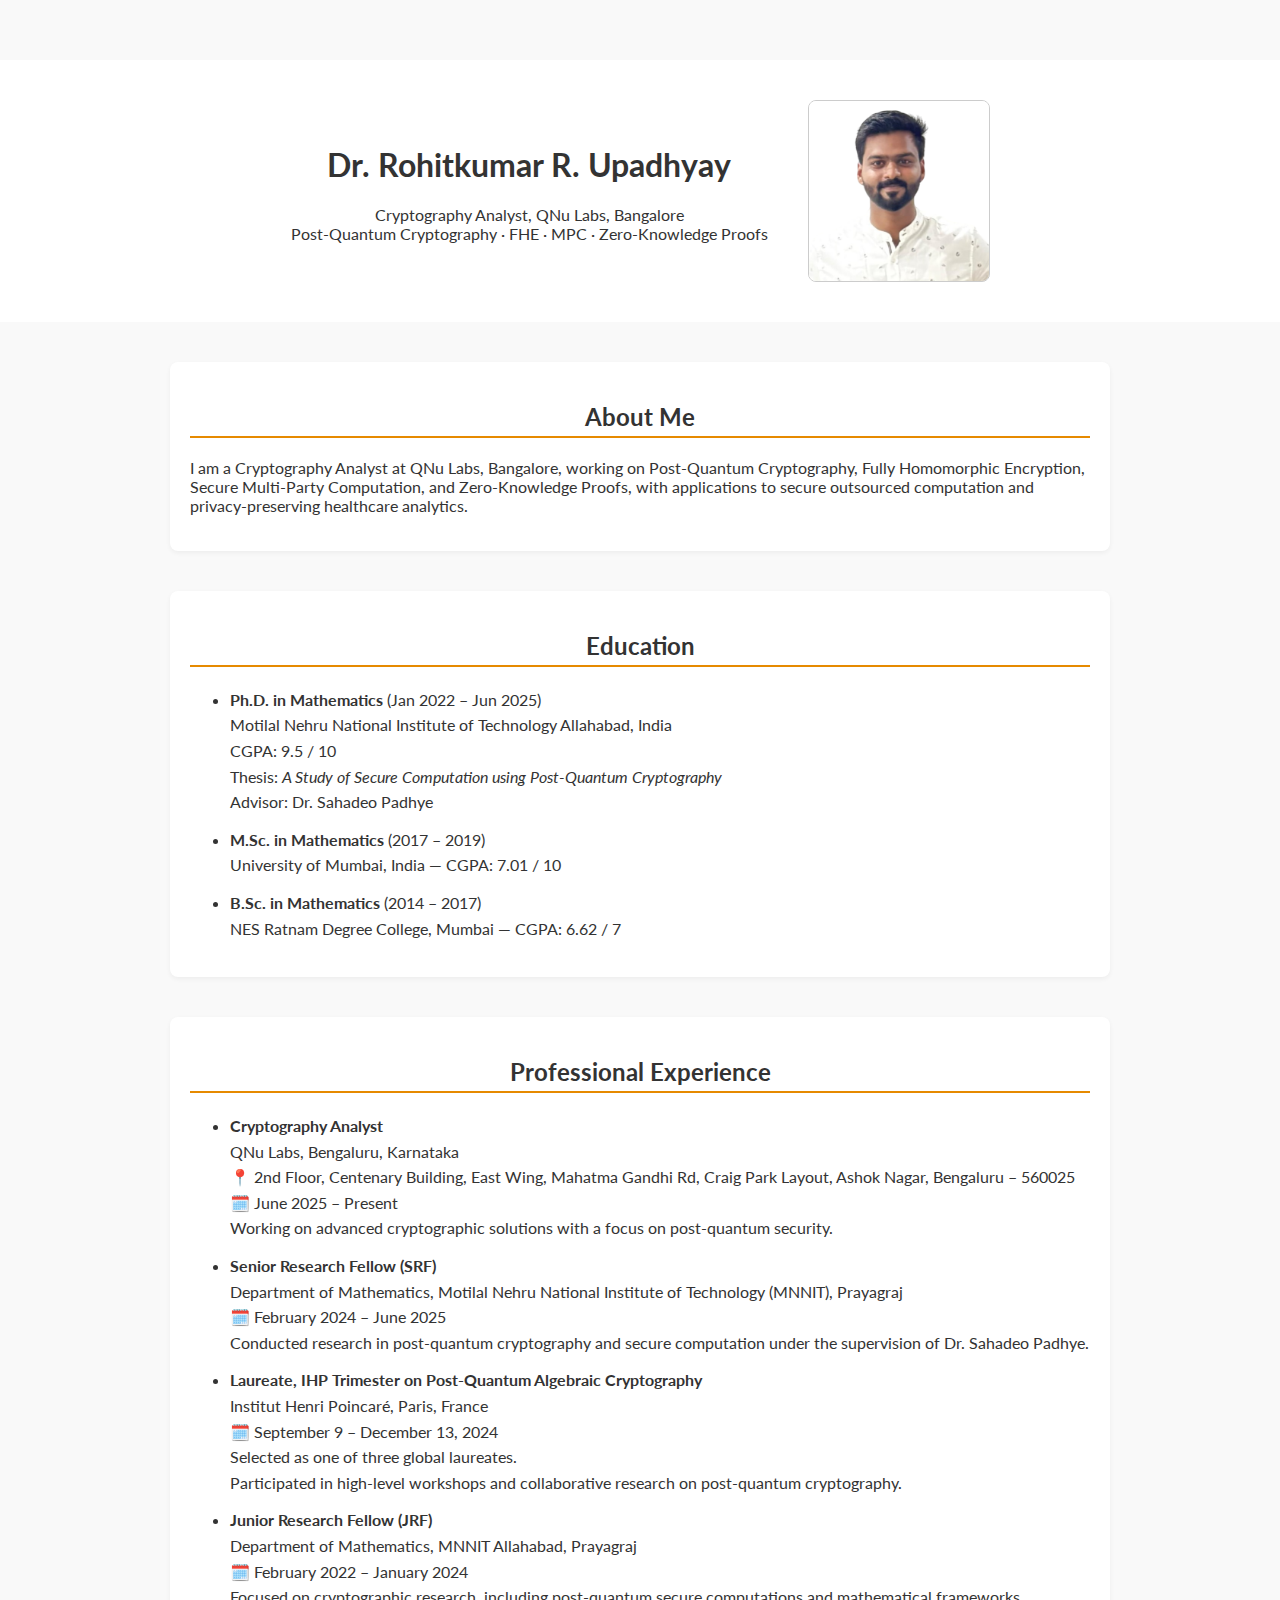
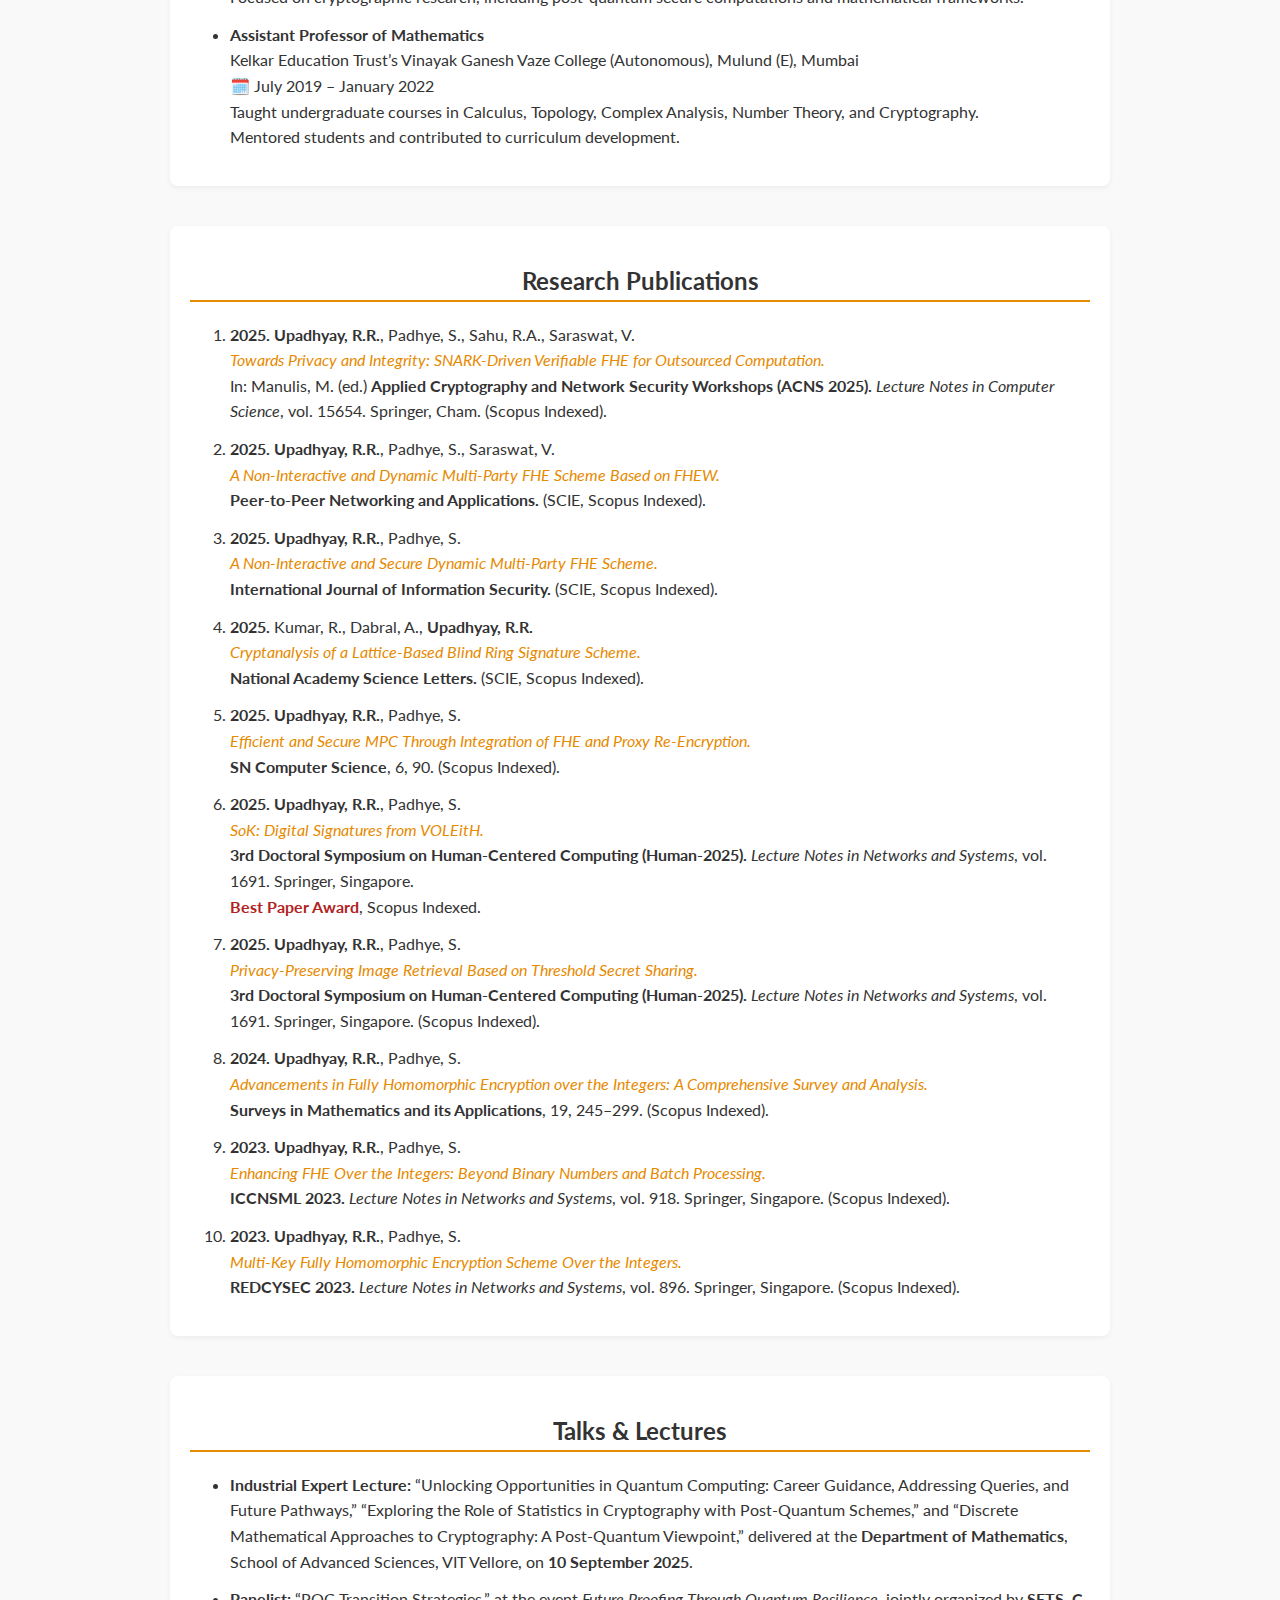
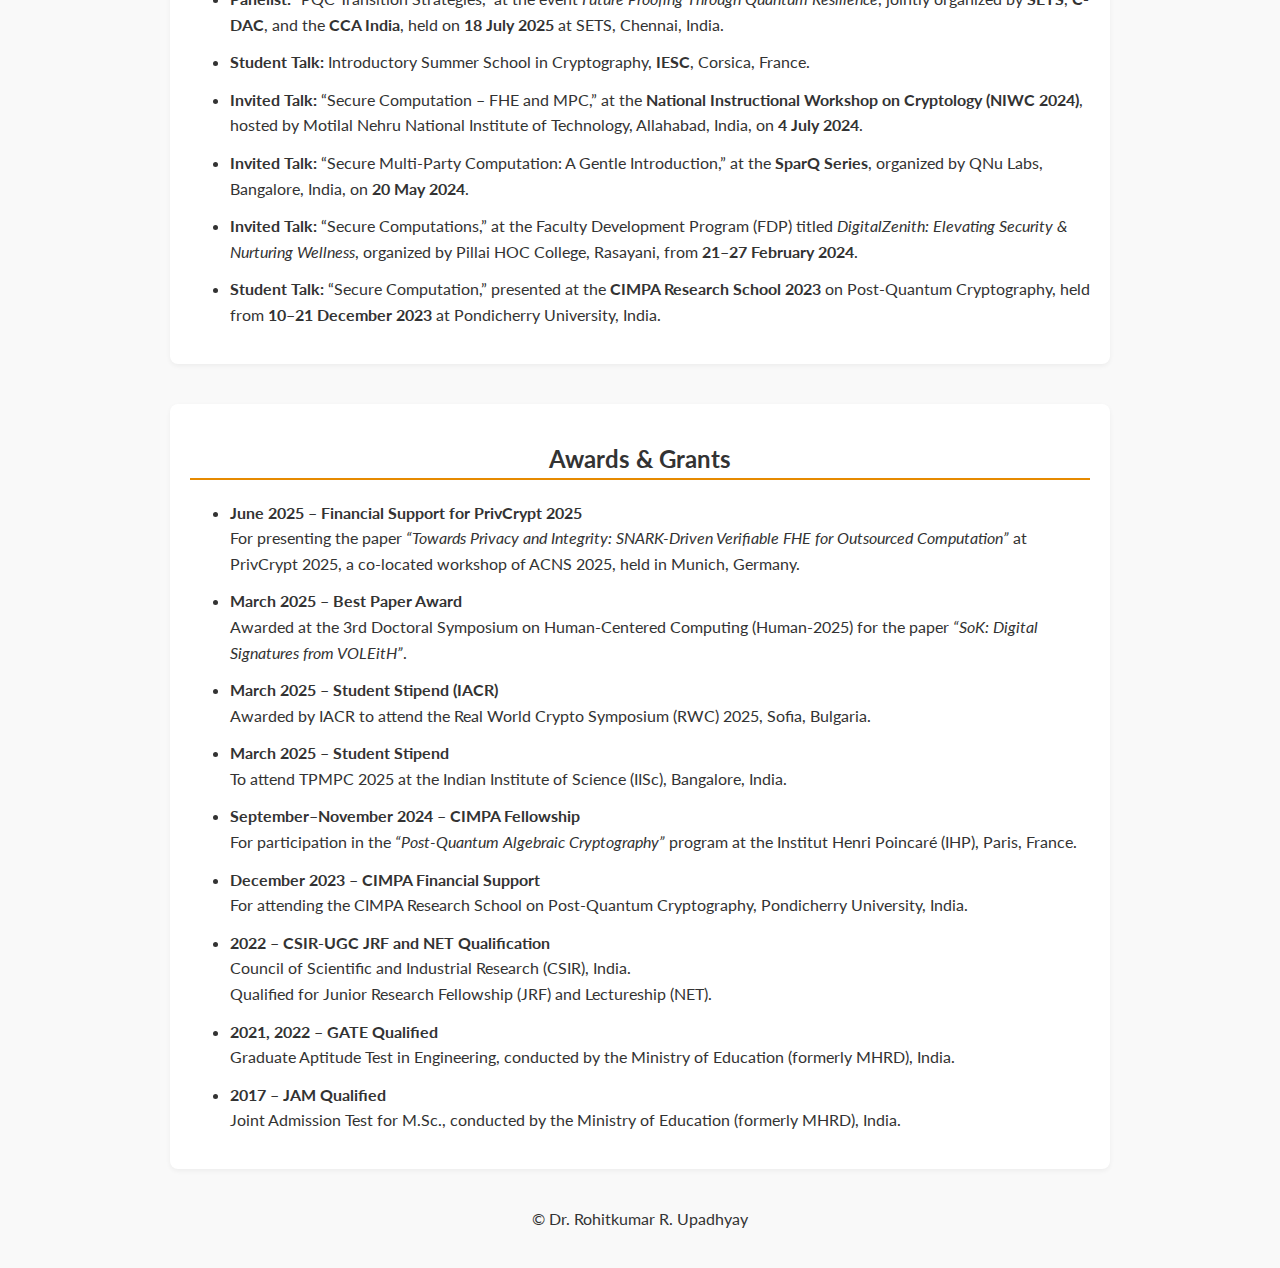
<file: index.html>
<!DOCTYPE html>
<html lang="en">
<head>
<meta charset="UTF-8">
<meta name="viewport" content="width=device-width, initial-scale=1.0">
<title>Dr. Rohitkumar R. Upadhyay</title>
<link rel="stylesheet" href="style.css">

<style>
header {
    display: flex;
    justify-content: center;
    align-items: center;
    gap: 40px;
    flex-wrap: wrap;
    text-align: center;
    margin-bottom: 40px;
}

.header-text {
    max-width: 650px;
}

.profile-img {
    width: 180px;
    border-radius: 8px;
    border: 1px solid #ccc;
}

section {
    max-width: 900px;
    margin: 0 auto 40px auto;
}

section h2 {
    border-bottom: 2px solid #e68a00;
    padding-bottom: 5px;
}

ul li, ol li {
    margin-bottom: 12px;
    line-height: 1.6;
}

html {
    scroll-behavior: smooth;
}
</style>
</head>

<body>

<header>
    <div class="header-text">
        <h1>Dr. Rohitkumar R. Upadhyay</h1>
        <p class="subtitle">
            Cryptography Analyst, QNu Labs, Bangalore<br>
            Post-Quantum Cryptography · FHE · MPC · Zero-Knowledge Proofs
        </p>
    </div>
    <img src="profile.png" alt="Dr. Rohitkumar R. Upadhyay" class="profile-img">
</header>

<!-- ABOUT -->
<section id="about">
<h2>About Me</h2>
<p>
I am a Cryptography Analyst at QNu Labs, Bangalore, working on
Post-Quantum Cryptography, Fully Homomorphic Encryption,
Secure Multi-Party Computation, and Zero-Knowledge Proofs,
with applications to secure outsourced computation and
privacy-preserving healthcare analytics.
</p>
</section>

<!-- EDUCATION -->
<section id="education">
<h2>Education</h2>
<ul>
<li>
<strong>Ph.D. in Mathematics</strong> (Jan 2022 – Jun 2025)<br>
Motilal Nehru National Institute of Technology Allahabad, India<br>
CGPA: 9.5 / 10<br>
Thesis: <em>A Study of Secure Computation using Post-Quantum Cryptography</em><br>
Advisor: Dr. Sahadeo Padhye
</li>

<li>
<strong>M.Sc. in Mathematics</strong> (2017 – 2019)<br>
University of Mumbai, India — CGPA: 7.01 / 10
</li>

<li>
<strong>B.Sc. in Mathematics</strong> (2014 – 2017)<br>
NES Ratnam Degree College, Mumbai — CGPA: 6.62 / 7
</li>
</ul>
</section>
<!-- EXPERIENCE -->
<section id="experience">
<h2>Professional Experience</h2>
<ul>

<li>
<strong>Cryptography Analyst</strong><br>
QNu Labs, Bengaluru, Karnataka<br>
📍 2nd Floor, Centenary Building, East Wing, Mahatma Gandhi Rd, Craig Park Layout, Ashok Nagar, Bengaluru – 560025<br>
🗓️ June 2025 – Present<br>
Working on advanced cryptographic solutions with a focus on post-quantum security.
</li>

<li>
<strong>Senior Research Fellow (SRF)</strong><br>
Department of Mathematics, Motilal Nehru National Institute of Technology (MNNIT), Prayagraj<br>
🗓️ February 2024 – June 2025<br>
Conducted research in post-quantum cryptography and secure computation under the supervision of Dr. Sahadeo Padhye.
</li>

<li>
<strong>Laureate, IHP Trimester on Post-Quantum Algebraic Cryptography</strong><br>
Institut Henri Poincaré, Paris, France<br>
🗓️ September 9 – December 13, 2024<br>
Selected as one of three global laureates.<br>
Participated in high-level workshops and collaborative research on post-quantum cryptography.
</li>

<li>
<strong>Junior Research Fellow (JRF)</strong><br>
Department of Mathematics, MNNIT Allahabad, Prayagraj<br>
🗓️ February 2022 – January 2024<br>
Focused on cryptographic research, including post-quantum secure computations and mathematical frameworks.
</li>

<li>
<strong>Assistant Professor of Mathematics</strong><br>
Kelkar Education Trust’s Vinayak Ganesh Vaze College (Autonomous), Mulund (E), Mumbai<br>
🗓️ July 2019 – January 2022<br>
Taught undergraduate courses in Calculus, Topology, Complex Analysis, Number Theory, and Cryptography.<br>
Mentored students and contributed to curriculum development.
</li>

</ul>
</section>

<!-- PUBLICATIONS -->
<section id="publications">
<h2>Research Publications</h2>
<ol class="publications">

<li>
<strong>2025.</strong>
<strong>Upadhyay, R.R.</strong>, Padhye, S., Sahu, R.A., Saraswat, V.<br>
<a href="https://doi.org/10.1007/978-3-032-01806-9_17" target="_blank">
<em>Towards Privacy and Integrity: SNARK-Driven Verifiable FHE for Outsourced Computation.</em>
</a><br>
In: Manulis, M. (ed.) <strong>Applied Cryptography and Network Security Workshops (ACNS 2025).</strong>
<em>Lecture Notes in Computer Science</em>, vol. 15654. Springer, Cham.
(Scopus Indexed).
</li>

<li>
<strong>2025.</strong>
<strong>Upadhyay, R.R.</strong>, Padhye, S., Saraswat, V.<br>
<a href="https://doi.org/10.1007/s12083-025-02100-x" target="_blank">
<em>A Non-Interactive and Dynamic Multi-Party FHE Scheme Based on FHEW.</em>
</a><br>
<strong>Peer-to-Peer Networking and Applications.</strong>
(SCIE, Scopus Indexed).
</li>

<li>
<strong>2025.</strong>
<strong>Upadhyay, R.R.</strong>, Padhye, S.<br>
<a href="https://doi.org/10.1007/s10207-025-01119-8" target="_blank">
<em>A Non-Interactive and Secure Dynamic Multi-Party FHE Scheme.</em>
</a><br>
<strong>International Journal of Information Security.</strong>
(SCIE, Scopus Indexed).
</li>

<li>
<strong>2025.</strong>
Kumar, R., Dabral, A., <strong>Upadhyay, R.R.</strong><br>
<a href="https://doi.org/10.1007/s40009-025-01759-3" target="_blank">
<em>Cryptanalysis of a Lattice-Based Blind Ring Signature Scheme.</em>
</a><br>
<strong>National Academy Science Letters.</strong>
(SCIE, Scopus Indexed).
</li>

<li>
<strong>2025.</strong>
<strong>Upadhyay, R.R.</strong>, Padhye, S.<br>
<a href="https://doi.org/10.1007/s42979-024-03634-2" target="_blank">
<em>Efficient and Secure MPC Through Integration of FHE and Proxy Re-Encryption.</em>
</a><br>
<strong>SN Computer Science</strong>, 6, 90.
(Scopus Indexed).
</li>

<li>
<strong>2025.</strong>
<strong>Upadhyay, R.R.</strong>, Padhye, S.<br>
<a href="https://doi.org/10.1007/978-981-95-3671-9_36" target="_blank">
<em>SoK: Digital Signatures from VOLEitH.</em>
</a><br>
<strong>3rd Doctoral Symposium on Human-Centered Computing (Human-2025).</strong>
<em>Lecture Notes in Networks and Systems</em>, vol. 1691. Springer, Singapore.<br>
<span style="color:#b22222;"><strong>Best Paper Award</strong></span>,
Scopus Indexed.
</li>

<li>
<strong>2025.</strong>
<strong>Upadhyay, R.R.</strong>, Padhye, S.<br>
<a href="https://doi.org/10.1007/978-981-95-3671-9_35" target="_blank">
<em>Privacy-Preserving Image Retrieval Based on Threshold Secret Sharing.</em>
</a><br>
<strong>3rd Doctoral Symposium on Human-Centered Computing (Human-2025).</strong>
<em>Lecture Notes in Networks and Systems</em>, vol. 1691. Springer, Singapore.
(Scopus Indexed).
</li>

<li>
<strong>2024.</strong>
<strong>Upadhyay, R.R.</strong>, Padhye, S.<br>
<a href="https://www.utgjiu.ro/math/sma/v19/p19_15.pdf" target="_blank">
<em>Advancements in Fully Homomorphic Encryption over the Integers:
A Comprehensive Survey and Analysis.</em>
</a><br>
<strong>Surveys in Mathematics and its Applications</strong>, 19, 245–299.
(Scopus Indexed).
</li>

<li>
<strong>2023.</strong>
<strong>Upadhyay, R.R.</strong>, Padhye, S.<br>
<a href="https://doi.org/10.1007/978-981-97-0641-9_22" target="_blank">
<em>Enhancing FHE Over the Integers: Beyond Binary Numbers and Batch Processing.</em>
</a><br>
<strong>ICCNSML 2023.</strong>
<em>Lecture Notes in Networks and Systems</em>, vol. 918.
Springer, Singapore.
(Scopus Indexed).
</li>

<li>
<strong>2023.</strong>
<strong>Upadhyay, R.R.</strong>, Padhye, S.<br>
<a href="https://doi.org/10.1007/978-981-99-9811-1_16" target="_blank">
<em>Multi-Key Fully Homomorphic Encryption Scheme Over the Integers.</em>
</a><br>
<strong>REDCYSEC 2023.</strong>
<em>Lecture Notes in Networks and Systems</em>, vol. 896.
Springer, Singapore.
(Scopus Indexed).
</li>

</ol>
</section>

<!-- TALKS -->
<section id="talks">
<h2>Talks & Lectures</h2>
<ul class="talks-list">

<li>
<strong>Industrial Expert Lecture:</strong>
“Unlocking Opportunities in Quantum Computing: Career Guidance, Addressing Queries, and Future Pathways,”
“Exploring the Role of Statistics in Cryptography with Post-Quantum Schemes,” and
“Discrete Mathematical Approaches to Cryptography: A Post-Quantum Viewpoint,”
delivered at the <strong>Department of Mathematics</strong>, School of Advanced Sciences,
VIT Vellore, on <strong>10 September 2025</strong>.
</li>

<li>
<strong>Panelist:</strong>
“PQC Transition Strategies,” at the event <em>Future Proofing Through Quantum Resilience</em>,
jointly organized by <strong>SETS</strong>, <strong>C-DAC</strong>, and the <strong>CCA India</strong>,
held on <strong>18 July 2025</strong> at SETS, Chennai, India.
</li>

<li>
<strong>Student Talk:</strong>
Introductory Summer School in Cryptography,
<strong>IESC</strong>, Corsica, France.
</li>

<li>
<strong>Invited Talk:</strong>
“Secure Computation – FHE and MPC,” at the
<strong>National Instructional Workshop on Cryptology (NIWC 2024)</strong>,
hosted by Motilal Nehru National Institute of Technology,
Allahabad, India, on <strong>4 July 2024</strong>.
</li>

<li>
<strong>Invited Talk:</strong>
“Secure Multi-Party Computation: A Gentle Introduction,”
at the <strong>SparQ Series</strong>, organized by QNu Labs,
Bangalore, India, on <strong>20 May 2024</strong>.
</li>

<li>
<strong>Invited Talk:</strong>
“Secure Computations,” at the Faculty Development Program (FDP)
titled <em>DigitalZenith: Elevating Security &amp; Nurturing Wellness</em>,
organized by Pillai HOC College, Rasayani,
from <strong>21–27 February 2024</strong>.
</li>

<li>
<strong>Student Talk:</strong>
“Secure Computation,” presented at the
<strong>CIMPA Research School 2023</strong> on Post-Quantum Cryptography,
held from <strong>10–21 December 2023</strong> at Pondicherry University, India.
</li>

</ul>
</section>

<!-- AWARDS -->
<section id="awards">
<h2>Awards & Grants</h2>
<ul>
<li>
<strong>June 2025 – Financial Support for PrivCrypt 2025</strong><br>
For presenting the paper
<em>“Towards Privacy and Integrity: SNARK-Driven Verifiable FHE for Outsourced Computation”</em>
at PrivCrypt 2025, a co-located workshop of ACNS 2025, held in Munich, Germany.
</li>

<li>
<strong>March 2025 – Best Paper Award</strong><br>
Awarded at the 3rd Doctoral Symposium on Human-Centered Computing (Human-2025)
for the paper <em>“SoK: Digital Signatures from VOLEitH”</em>.
</li>

<li>
<strong>March 2025 – Student Stipend (IACR)</strong><br>
Awarded by IACR to attend the Real World Crypto Symposium (RWC) 2025,
Sofia, Bulgaria.
</li>

<li>
<strong>March 2025 – Student Stipend</strong><br>
To attend TPMPC 2025 at the Indian Institute of Science (IISc),
Bangalore, India.
</li>

<li>
<strong>September–November 2024 – CIMPA Fellowship</strong><br>
For participation in the
<em>“Post-Quantum Algebraic Cryptography”</em> program at the
Institut Henri Poincaré (IHP), Paris, France.
</li>

<li>
<strong>December 2023 – CIMPA Financial Support</strong><br>
For attending the CIMPA Research School on Post-Quantum Cryptography,
Pondicherry University, India.
</li>

<li>
<strong>2022 – CSIR-UGC JRF and NET Qualification</strong><br>
Council of Scientific and Industrial Research (CSIR), India.<br>
Qualified for Junior Research Fellowship (JRF) and Lectureship (NET).
</li>

<li>
<strong>2021, 2022 – GATE Qualified</strong><br>
Graduate Aptitude Test in Engineering, conducted by the
Ministry of Education (formerly MHRD), India.
</li>

<li>
<strong>2017 – JAM Qualified</strong><br>
Joint Admission Test for M.Sc., conducted by the
Ministry of Education (formerly MHRD), India.
</li>
</ul>
</section>

<!-- FOOTER -->
<footer style="text-align:center; margin-bottom:40px;">
<p>© Dr. Rohitkumar R. Upadhyay</p>
</footer>

</body>
</html>
</file>
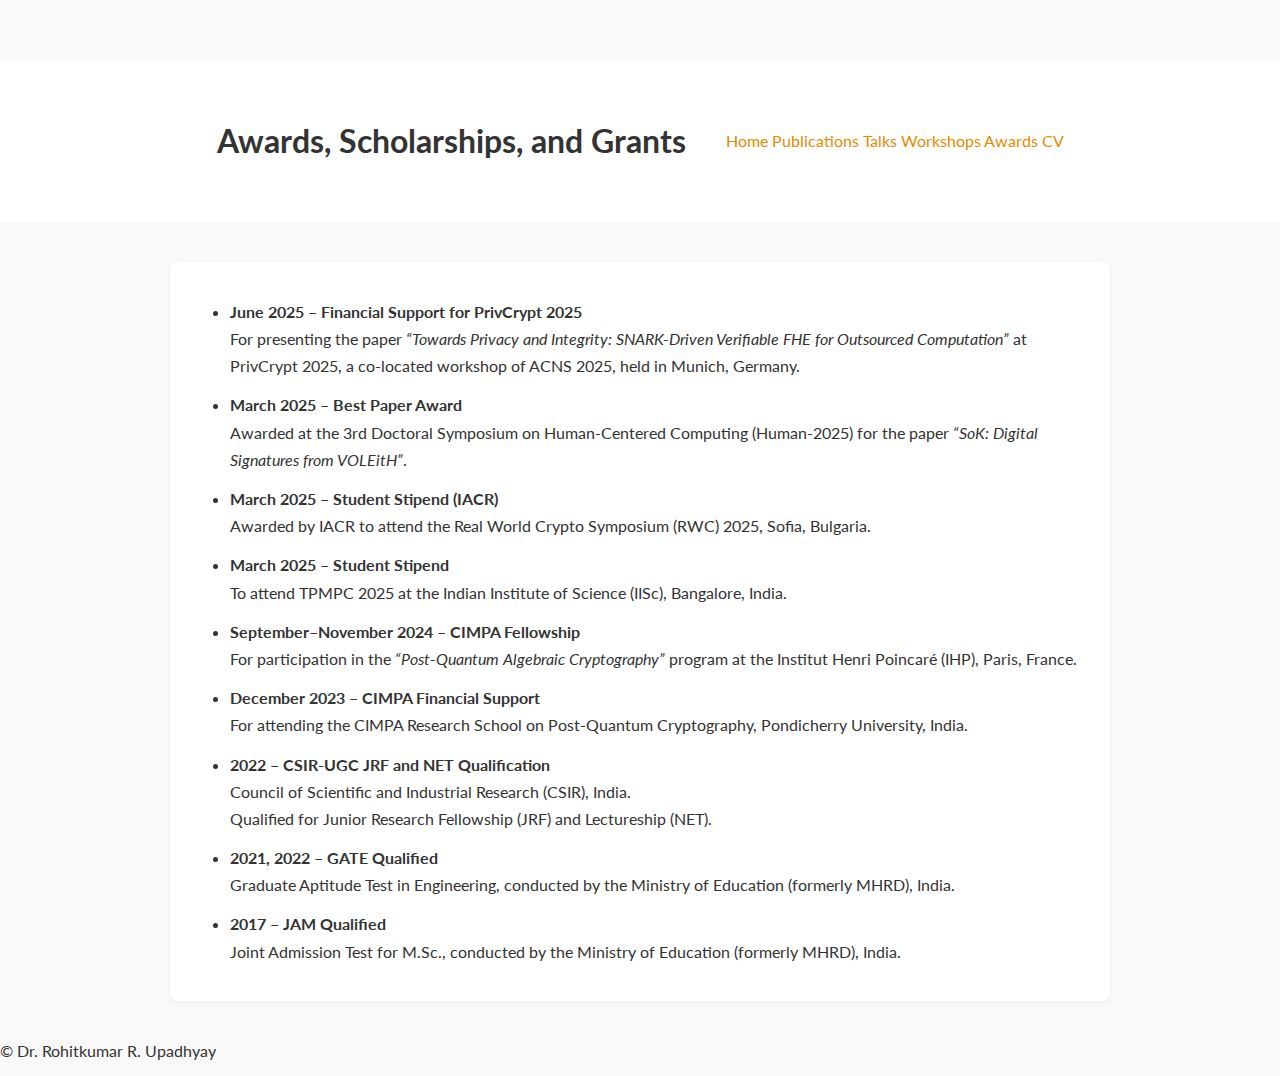
<file: awards.html>
<!DOCTYPE html>
<html lang="en">
<head>
<meta charset="UTF-8">
<title>Awards & Grants | Dr. Rohitkumar R. Upadhyay</title>
<link rel="stylesheet" href="style.css">
</head>

<body>

<header>
    <h1>Awards, Scholarships, and Grants</h1>
    <nav>
        <a href="index.html">Home</a>
        <a href="publications.html">Publications</a>
        <a href="talks.html">Talks</a>
        <a href="workshops.html">Workshops</a>
        <a href="awards.html">Awards</a>
        <a href="cv.html">CV</a>
    </nav>
</header>

<section>
    <ul>
        <li>
            <strong>June 2025 – Financial Support for PrivCrypt 2025</strong><br>
            For presenting the paper
            <em>“Towards Privacy and Integrity: SNARK-Driven Verifiable FHE for Outsourced Computation”</em>
            at PrivCrypt 2025, a co-located workshop of ACNS 2025, held in Munich, Germany.
        </li>

        <li>
            <strong>March 2025 – Best Paper Award</strong><br>
            Awarded at the 3rd Doctoral Symposium on Human-Centered Computing (Human-2025)
            for the paper <em>“SoK: Digital Signatures from VOLEitH”</em>.
        </li>

        <li>
            <strong>March 2025 – Student Stipend (IACR)</strong><br>
            Awarded by IACR to attend the Real World Crypto Symposium (RWC) 2025,
            Sofia, Bulgaria.
        </li>

        <li>
            <strong>March 2025 – Student Stipend</strong><br>
            To attend TPMPC 2025 at the Indian Institute of Science (IISc),
            Bangalore, India.
        </li>

        <li>
            <strong>September–November 2024 – CIMPA Fellowship</strong><br>
            For participation in the
            <em>“Post-Quantum Algebraic Cryptography”</em> program at the
            Institut Henri Poincaré (IHP), Paris, France.
        </li>

        <li>
            <strong>December 2023 – CIMPA Financial Support</strong><br>
            For attending the CIMPA Research School on Post-Quantum Cryptography,
            Pondicherry University, India.
        </li>

        <li>
            <strong>2022 – CSIR-UGC JRF and NET Qualification</strong><br>
            Council of Scientific and Industrial Research (CSIR), India.<br>
            Qualified for Junior Research Fellowship (JRF) and Lectureship (NET).
        </li>

        <li>
            <strong>2021, 2022 – GATE Qualified</strong><br>
            Graduate Aptitude Test in Engineering, conducted by the
            Ministry of Education (formerly MHRD), India.
        </li>

        <li>
            <strong>2017 – JAM Qualified</strong><br>
            Joint Admission Test for M.Sc., conducted by the
            Ministry of Education (formerly MHRD), India.
        </li>
    </ul>
</section>

<footer>
    <p>© Dr. Rohitkumar R. Upadhyay</p>
</footer>

</body>
</html>
</file>
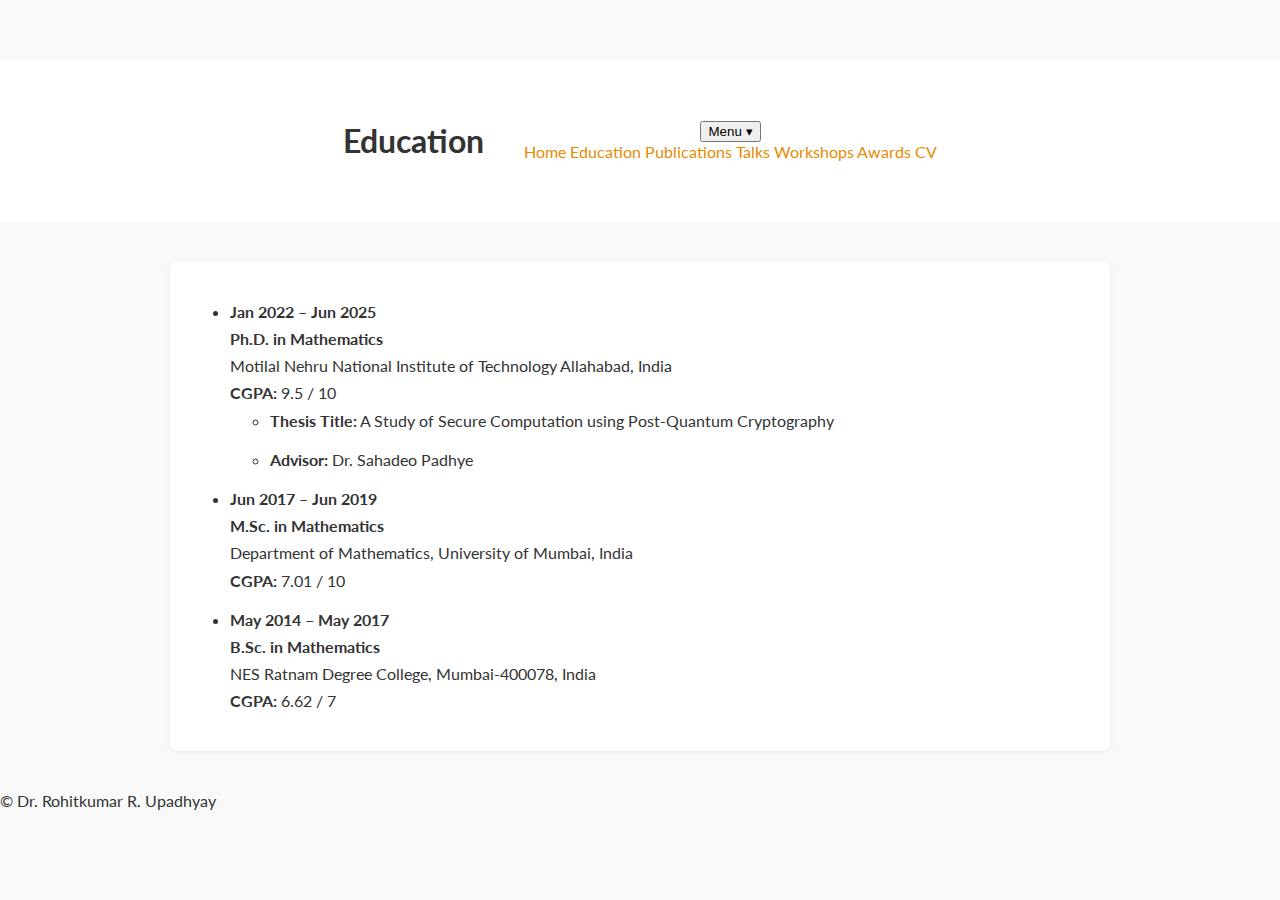
<file: education.html>
<!DOCTYPE html>
<html lang="en">
<head>
<meta charset="UTF-8">
<meta name="viewport" content="width=device-width, initial-scale=1.0">
<title>Education | Dr. Rohitkumar R. Upadhyay</title>
<link rel="stylesheet" href="style.css">
</head>

<body>

<header>
    <h1>Education</h1>

    <nav class="dropdown-nav">
        <button class="dropbtn">Menu ▾</button>
        <div class="dropdown-content">
            <a href="index.html">Home</a>
            <a href="education.html">Education</a>
            <a href="publications.html">Publications</a>
            <a href="talks.html">Talks</a>
            <a href="workshops.html">Workshops</a>
            <a href="awards.html">Awards</a>
            <a href="cv.html">CV</a>
        </div>
    </nav>
</header>

<section>
<ul class="education">

<li>
<strong>Jan 2022 – Jun 2025</strong><br>
<strong>Ph.D. in Mathematics</strong><br>
Motilal Nehru National Institute of Technology Allahabad, India<br>
<strong>CGPA:</strong> 9.5 / 10
<ul>
    <li><strong>Thesis Title:</strong> A Study of Secure Computation using Post-Quantum Cryptography</li>
    <li><strong>Advisor:</strong> Dr. Sahadeo Padhye</li>
</ul>
</li>

<li>
<strong>Jun 2017 – Jun 2019</strong><br>
<strong>M.Sc. in Mathematics</strong><br>
Department of Mathematics, University of Mumbai, India<br>
<strong>CGPA:</strong> 7.01 / 10
</li>

<li>
<strong>May 2014 – May 2017</strong><br>
<strong>B.Sc. in Mathematics</strong><br>
NES Ratnam Degree College, Mumbai-400078, India<br>
<strong>CGPA:</strong> 6.62 / 7
</li>

</ul>
</section>

<footer>
    <p>© Dr. Rohitkumar R. Upadhyay</p>
</footer>

</body>
</html>
</file>
<file: style.css>
@import url('https://fonts.googleapis.com/css2?family=Lato:wght@400;700&display=swap');

html {
    scroll-behavior: smooth;
}

body {
    font-family: 'Lato', sans-serif;
    margin: 0;
    padding-top: 60px; /* Account for fixed navbar */
    background-color: #f9f9f9;
    color: #333;
}

.navbar {
    background-color: #fff;
    border-bottom: 1px solid #ddd;
    position: fixed;
    top: 0;
    left: 0;
    width: 100%;
    z-index: 1000;
    display: flex;
    justify-content: center;
    padding: 0 20px;
    box-shadow: 0 2px 5px rgba(0,0,0,0.1);
}

.nav-links {
    display: flex;
    flex-wrap: wrap;
    justify-content: center;
    list-style: none;
    margin: 0;
    padding: 0;
}

.nav-links a {
    display: block;
    padding: 20px 15px;
    text-decoration: none;
    color: #333;
    font-weight: 700;
    transition: color 0.3s, border-bottom-color 0.3s;
    border-bottom: 2px solid transparent;
}

.nav-links a:hover {
    color: #e68a00;
    border-bottom-color: #e68a00;
}

header {
    display: flex;
    justify-content: center;
    align-items: center;
    gap: 40px;
    flex-wrap: wrap;
    text-align: center;
    padding: 40px 20px;
    background-color: #fff;
    margin-bottom: 40px;
}

.header-text {
    max-width: 650px;
}

.profile-img {
    width: 180px;
    height: 180px;
    object-fit: cover;
    border-radius: 50%;
    border: 3px solid #e68a00;
}

section {
    max-width: 900px;
    margin: 0 auto 40px auto;
    padding: 20px;
    background-color: #fff;
    border-radius: 8px;
    box-shadow: 0 2px 5px rgba(0,0,0,0.05);
    text-align: center;
}

section p, section ul, section ol {
    text-align: left;
}

section h2 {
    border-bottom: 2px solid #e68a00;
    padding-bottom: 10px;
    margin-bottom: 20px;
    color: #333;
}

h3 {
    font-size: 1.2em;
    color: #333;
    margin-top: 30px;
}

ul li, ol li {
    margin-bottom: 12px;
    line-height: 1.7;
}

a {
    color: #e68a00;
    text-decoration: none;
}

a:hover {
    text-decoration: underline;
}

.cv-button {
    display: inline-block;
    background-color: #e68a00;
    color: #fff;
    padding: 12px 24px;
    border-radius: 5px;
    text-decoration: none;
    font-weight: bold;
    margin-bottom: 20px;
    transition: background-color 0.3s;
}

.cv-button:hover {
    background-color: #d47a00;
    text-decoration: none;
}

.contact-links {
    list-style-type: none;
    padding: 0;
    display: inline-block;
    margin-top: 20px;
    text-align: left;
}

.contact-links li {
    margin-bottom: 15px;
    font-size: 1.1em;
}

.contact-links i {
    width: 25px;
    margin-right: 10px;
}

.best-paper-award {
    color: #b22222;
    font-weight: bold;
}

.main-footer {
    text-align: center;
    padding: 30px;
    margin-top: 40px;
    border-top: 1px solid #ddd;
    background-color: #fff;
}

.footer-links {
    margin-top: 10px;
}

.footer-links a {
    margin: 0 10px;
    color: #555;
    font-weight: 700;
}

/* Responsive navigation */
@media (max-width: 768px) {
    body {
        padding-top: 100px; /* Adjust for potentially wrapped navbar */
    }
    .nav-links a {
        padding: 15px 10px;
    }
    header {
        padding: 20px;
    }
    .footer-links a {
        display: block;
        margin: 10px 0;
    }
}
</file>
